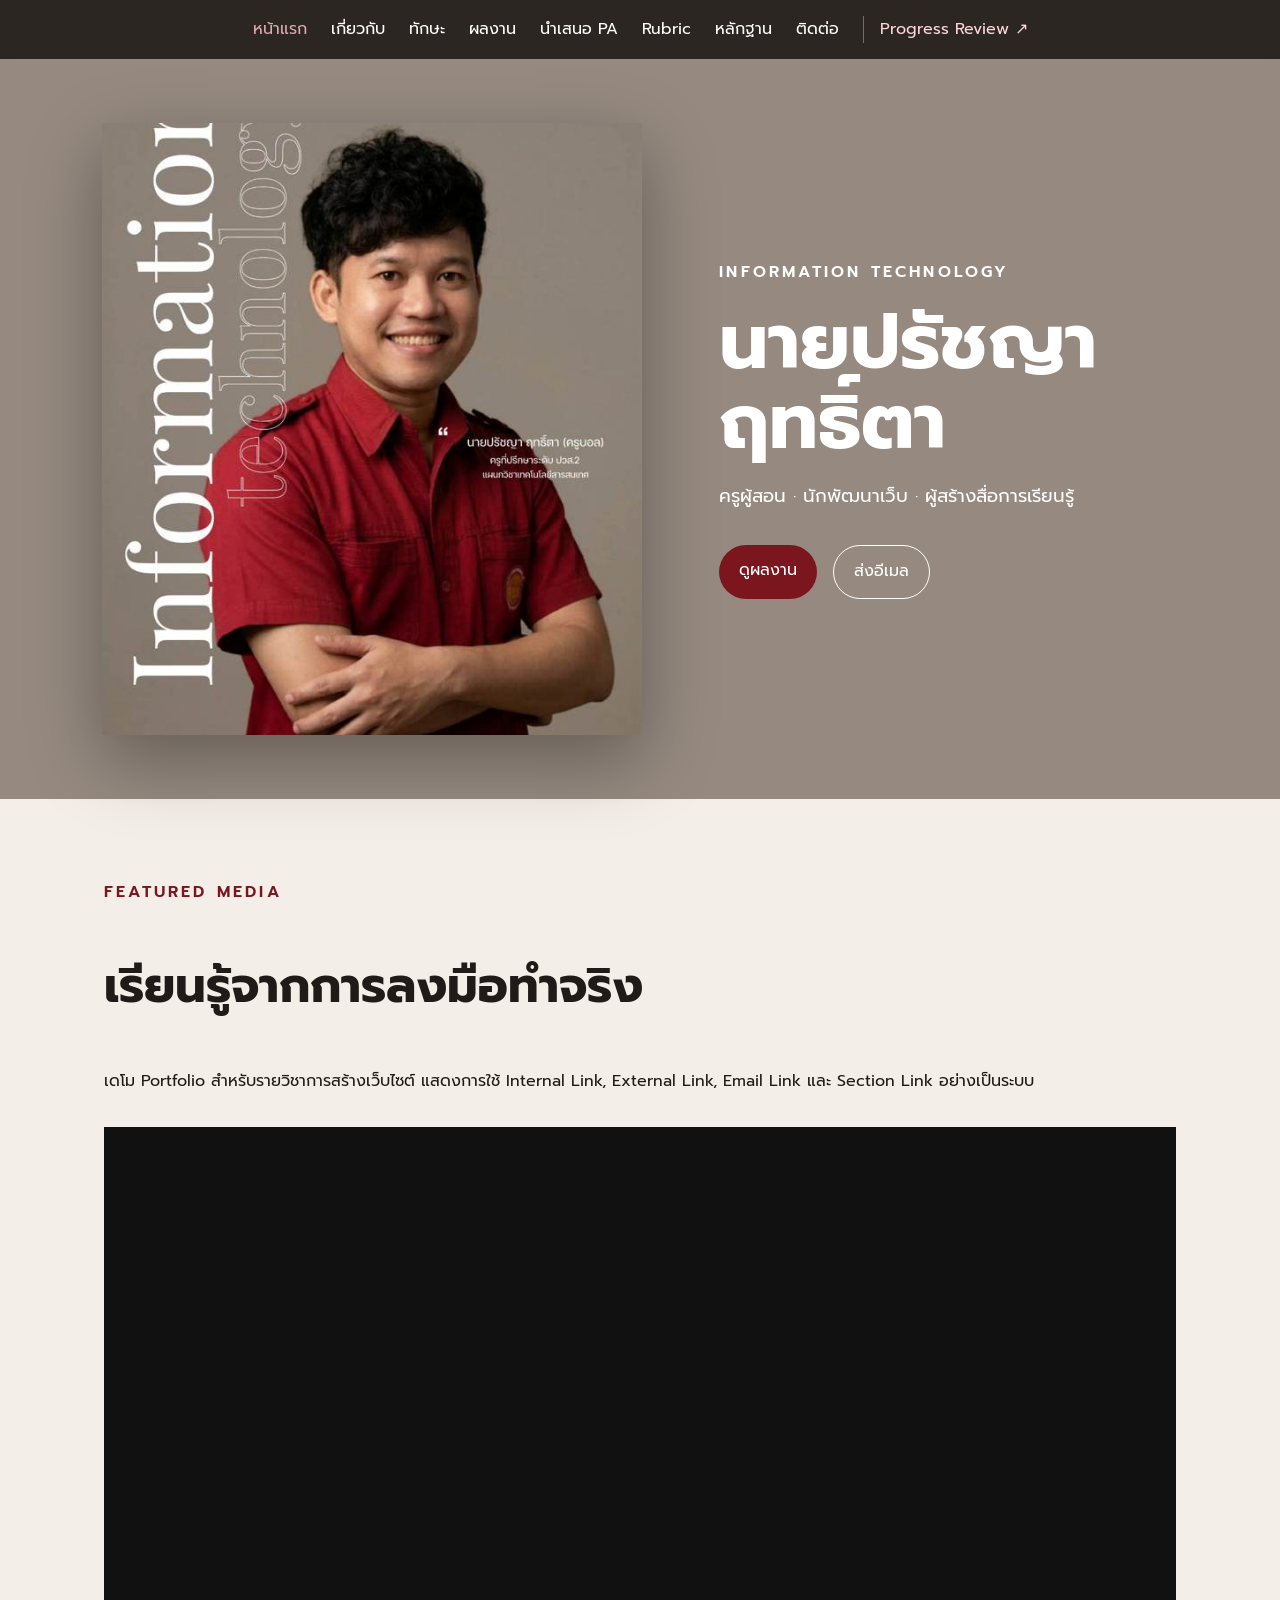
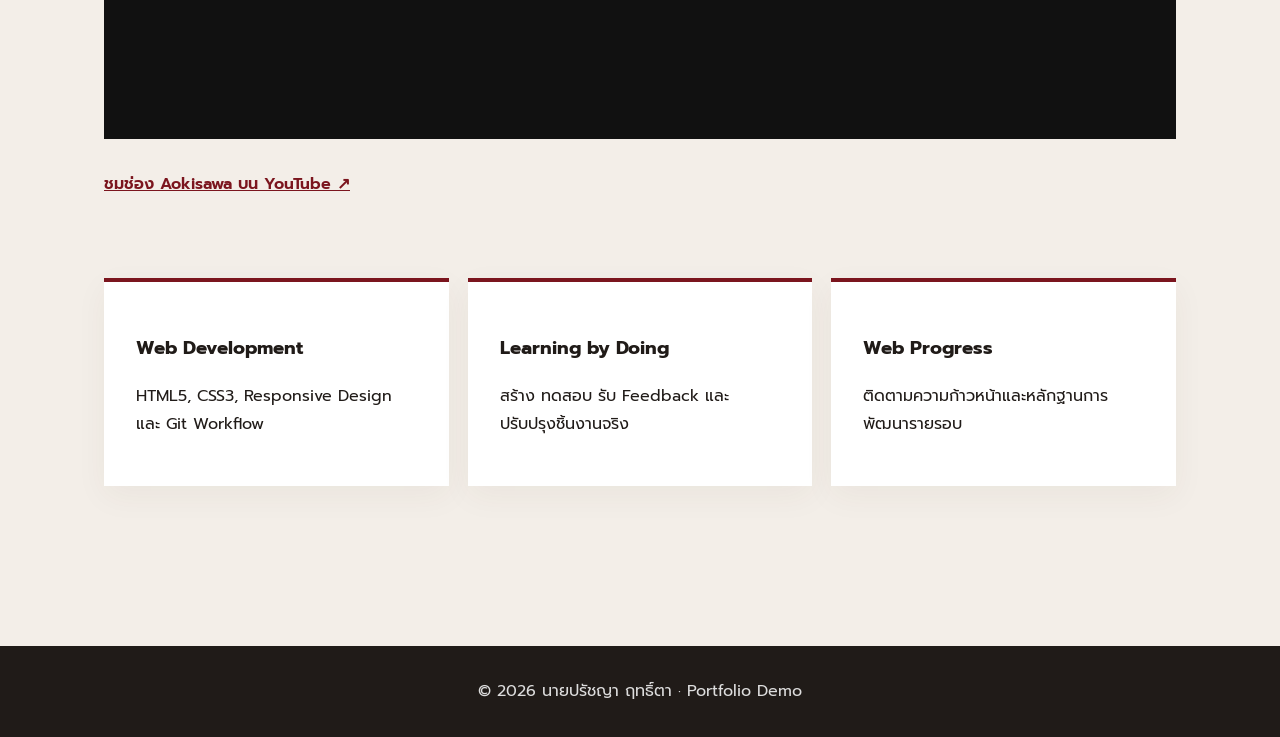
<file: index.html>
<!doctype html><html lang="th"><head><meta charset="utf-8"><meta name="viewport" content="width=device-width,initial-scale=1"><meta name="description" content="Portfolio demo รายวิชาการสร้างเว็บไซต์"><title>หน้าแรก | Pratchaya</title><link rel="stylesheet" href="css/style.css"><link rel="stylesheet" href="css/responsive.css"></head><body><nav aria-label="เมนูหลัก"><a href="index.html">หน้าแรก</a><a href="about.html">เกี่ยวกับ</a><a href="skills.html">ทักษะ</a><a href="gallery.html">ผลงาน</a><a href="presentation.html">นำเสนอ PA</a><a href="rubric.html">Rubric</a><a href="evidence.html">หลักฐาน</a><a href="contact.html">ติดต่อ</a><a class="review-link" href="https://progress-web.itlabkktech.com/" target="_blank" rel="noopener noreferrer">Progress Review ↗</a></nav><header class="hero"><img src="[data-uri]" alt="นายปรัชญา ฤทธิ์ตา"><div><span class="eyebrow light">INFORMATION TECHNOLOGY</span><h1>นายปรัชญา<br>ฤทธิ์ตา</h1><p>ครูผู้สอน · นักพัฒนาเว็บ · ผู้สร้างสื่อการเรียนรู้</p><div class="actions"><a class="btn" href="#featured">ดูผลงาน</a><a class="btn ghost" href="mailto:pratchaya@itlabkktech.com">ส่งอีเมล</a></div></div></header><main><section id="featured"><span class="eyebrow">FEATURED MEDIA</span><h2>เรียนรู้จากการลงมือทำจริง</h2><p>เดโม Portfolio สำหรับรายวิชาการสร้างเว็บไซต์ แสดงการใช้ Internal Link, External Link, Email Link และ Section Link อย่างเป็นระบบ</p><div class="video"><iframe src="https://www.youtube.com/embed/aX7I__QFfLA" title="itlabkktech promote" allow="accelerometer; autoplay; clipboard-write; encrypted-media; gyroscope; picture-in-picture; web-share" referrerpolicy="strict-origin-when-cross-origin" allowfullscreen></iframe></div><a class="textlink" href="https://www.youtube.com/@aokisawa" target="_blank" rel="noopener noreferrer">ชมช่อง Aokisawa บน YouTube ↗</a></section><section class="cards"><article><h3>Web Development</h3><p>HTML5, CSS3, Responsive Design และ Git Workflow</p></article><article><h3>Learning by Doing</h3><p>สร้าง ทดสอบ รับ Feedback และปรับปรุงชิ้นงานจริง</p></article><article><h3>Web Progress</h3><p>ติดตามความก้าวหน้าและหลักฐานการพัฒนารายรอบ</p></article></section></main><footer>© 2026 นายปรัชญา ฤทธิ์ตา · Portfolio Demo</footer><script src="js/script.js"></script></body></html>
</file>
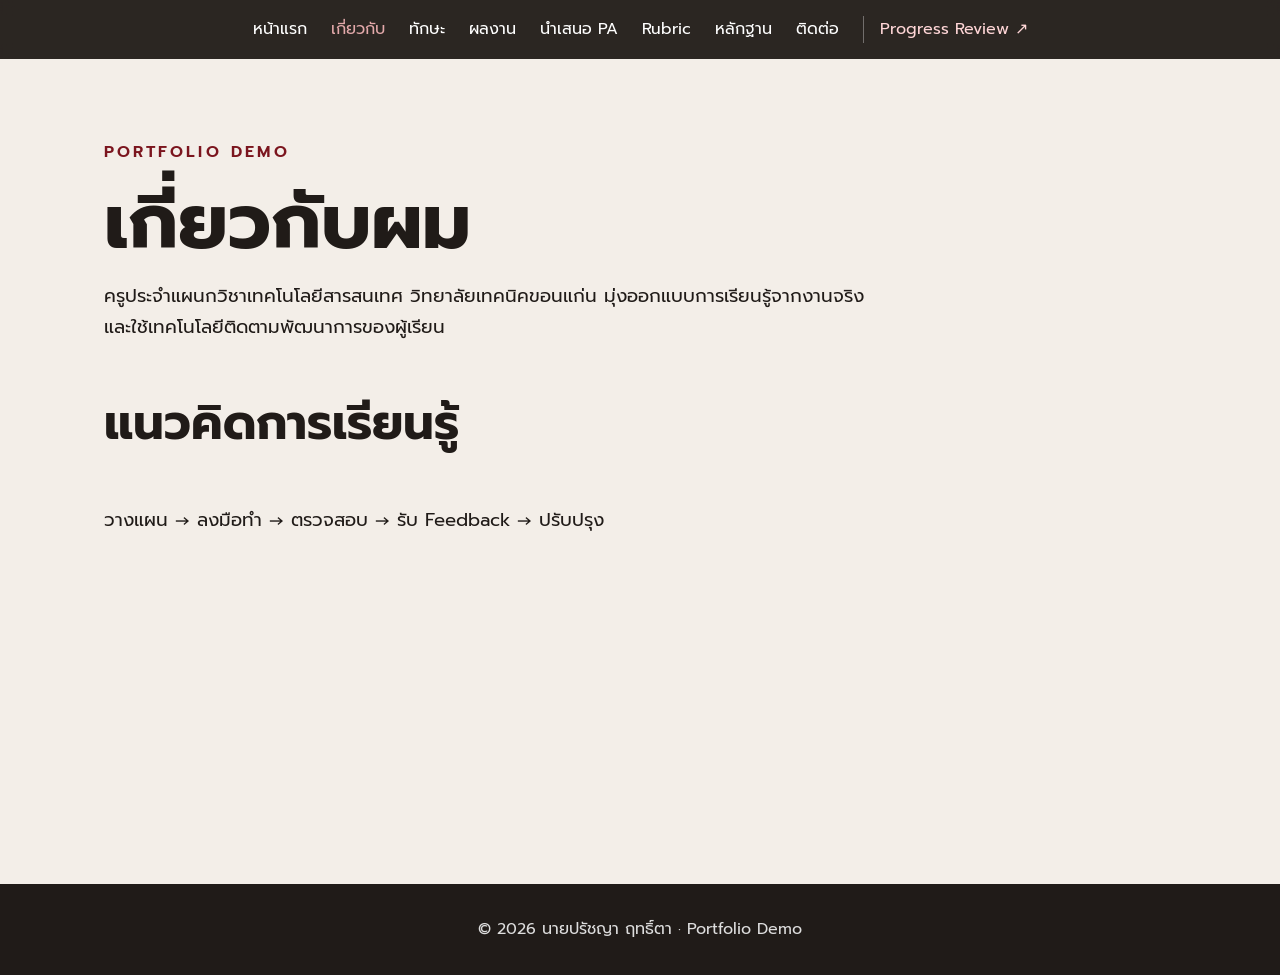
<file: about.html>
<!doctype html><html lang="th"><head><meta charset="utf-8"><meta name="viewport" content="width=device-width,initial-scale=1"><meta name="description" content="Portfolio demo รายวิชาการสร้างเว็บไซต์"><title>เกี่ยวกับผม | Pratchaya</title><link rel="stylesheet" href="css/style.css"><link rel="stylesheet" href="css/responsive.css"></head><body><nav aria-label="เมนูหลัก"><a href="index.html">หน้าแรก</a><a href="about.html">เกี่ยวกับ</a><a href="skills.html">ทักษะ</a><a href="gallery.html">ผลงาน</a><a href="presentation.html">นำเสนอ PA</a><a href="rubric.html">Rubric</a><a href="evidence.html">หลักฐาน</a><a href="contact.html">ติดต่อ</a><a class="review-link" href="https://progress-web.itlabkktech.com/" target="_blank" rel="noopener noreferrer">Progress Review ↗</a></nav><main><section class="page"><span class="eyebrow">PORTFOLIO DEMO</span><h1>เกี่ยวกับผม</h1><p>ครูประจำแผนกวิชาเทคโนโลยีสารสนเทศ วิทยาลัยเทคนิคขอนแก่น มุ่งออกแบบการเรียนรู้จากงานจริง และใช้เทคโนโลยีติดตามพัฒนาการของผู้เรียน</p><h2>แนวคิดการเรียนรู้</h2><p>วางแผน → ลงมือทำ → ตรวจสอบ → รับ Feedback → ปรับปรุง</p></section></main><footer>© 2026 นายปรัชญา ฤทธิ์ตา · Portfolio Demo</footer><script src="js/script.js"></script></body></html>
</file>
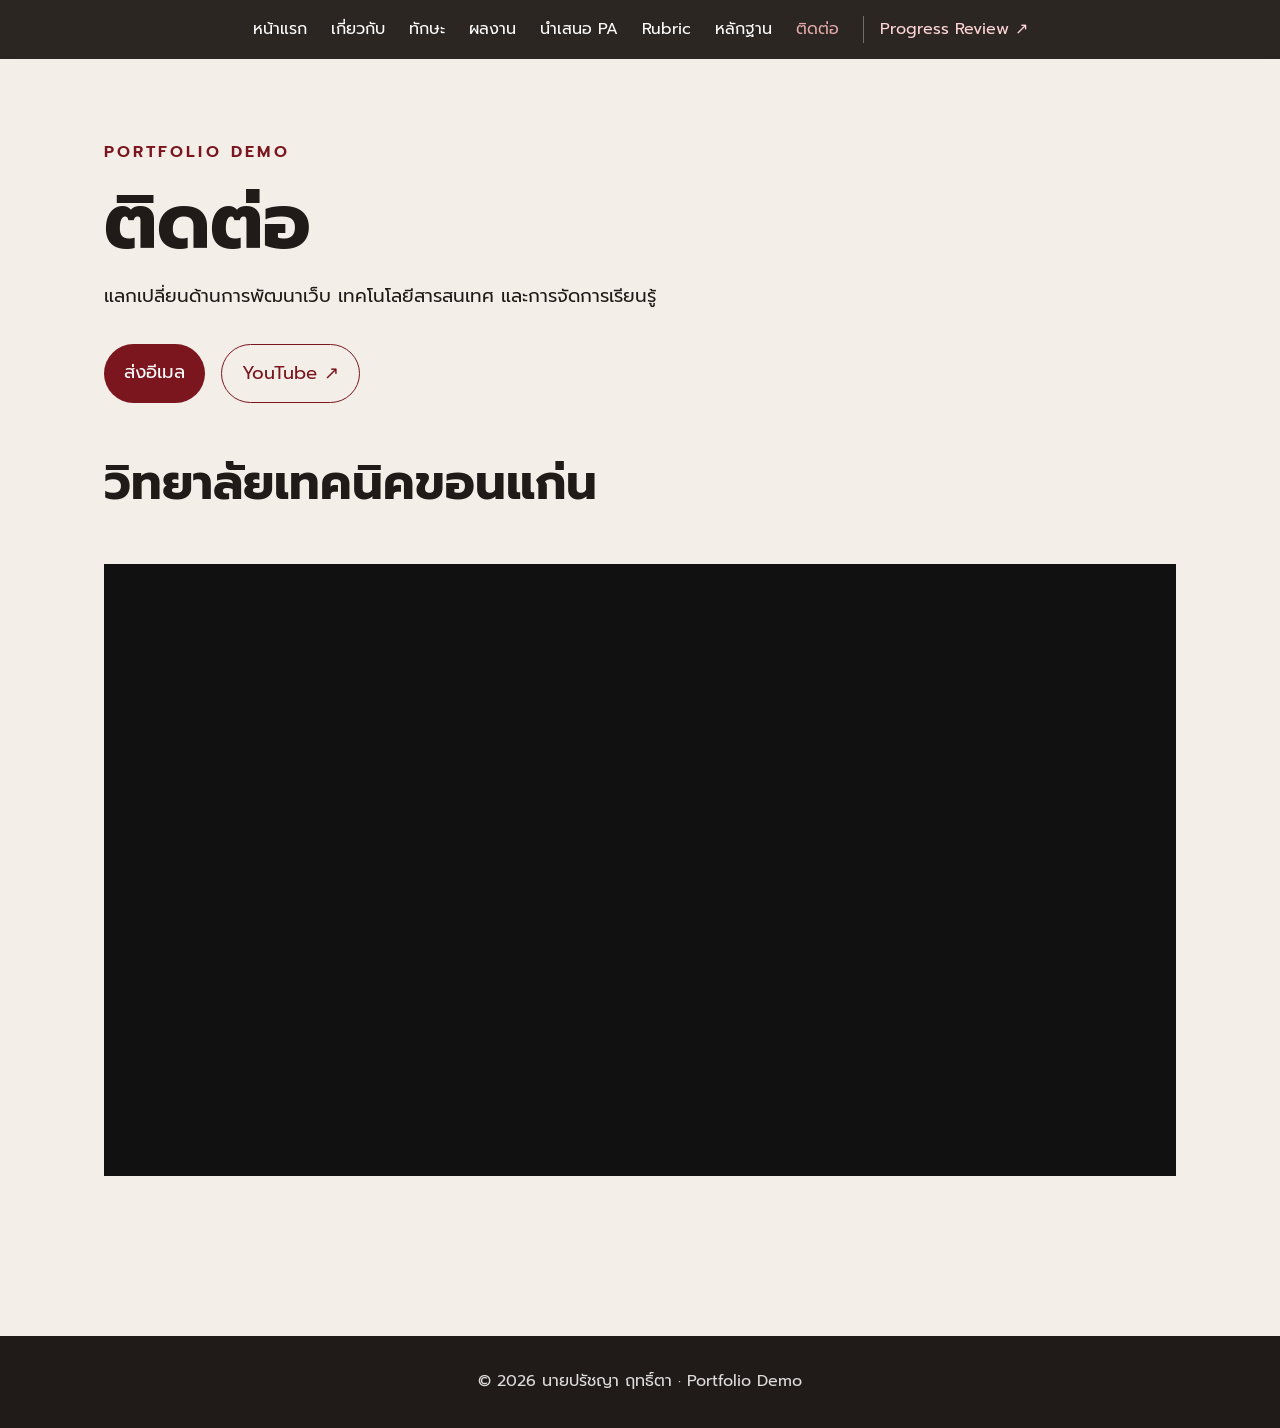
<file: contact.html>
<!doctype html><html lang="th"><head><meta charset="utf-8"><meta name="viewport" content="width=device-width,initial-scale=1"><meta name="description" content="Portfolio demo รายวิชาการสร้างเว็บไซต์"><title>ติดต่อ | Pratchaya</title><link rel="stylesheet" href="css/style.css"><link rel="stylesheet" href="css/responsive.css"></head><body><nav aria-label="เมนูหลัก"><a href="index.html">หน้าแรก</a><a href="about.html">เกี่ยวกับ</a><a href="skills.html">ทักษะ</a><a href="gallery.html">ผลงาน</a><a href="presentation.html">นำเสนอ PA</a><a href="rubric.html">Rubric</a><a href="evidence.html">หลักฐาน</a><a href="contact.html">ติดต่อ</a><a class="review-link" href="https://progress-web.itlabkktech.com/" target="_blank" rel="noopener noreferrer">Progress Review ↗</a></nav><main><section class="page"><span class="eyebrow">PORTFOLIO DEMO</span><h1>ติดต่อ</h1><p>แลกเปลี่ยนด้านการพัฒนาเว็บ เทคโนโลยีสารสนเทศ และการจัดการเรียนรู้</p><p class='actions'><a class='btn' href='mailto:pratchaya@itlabkktech.com'>ส่งอีเมล</a><a class='btn outline' href='https://www.youtube.com/@aokisawa' target='_blank' rel='noopener noreferrer'>YouTube ↗</a></p><h2>วิทยาลัยเทคนิคขอนแก่น</h2><div class="map"><iframe src="https://www.google.com/maps/embed?pb=!1m18!1m12!1m3!1d7653.884843162854!2d102.84825238260193!3d16.427750403111837!2m3!1f0!2f0!3f0!3m2!1i1024!2i768!4f13.1!3m3!1m2!1s0x31228a2dcad85239%3A0x74fd60abd4ccde3c!2z4Lin4Li04LiX4Lii4Liy4Lil4Lix4Lii4LmA4LiX4LiE4LiZ4Li04LiE4LiC4Lit4LiZ4LmB4LiB4LmI4LiZ!5e0!3m2!1sth!2sth!4v1790018874596!5m2!1sth!2sth" loading="lazy" referrerpolicy="strict-origin-when-cross-origin" allowfullscreen title="แผนที่วิทยาลัยเทคนิคขอนแก่น"></iframe></div></section></main><footer>© 2026 นายปรัชญา ฤทธิ์ตา · Portfolio Demo</footer><script src="js/script.js"></script></body></html>
</file>
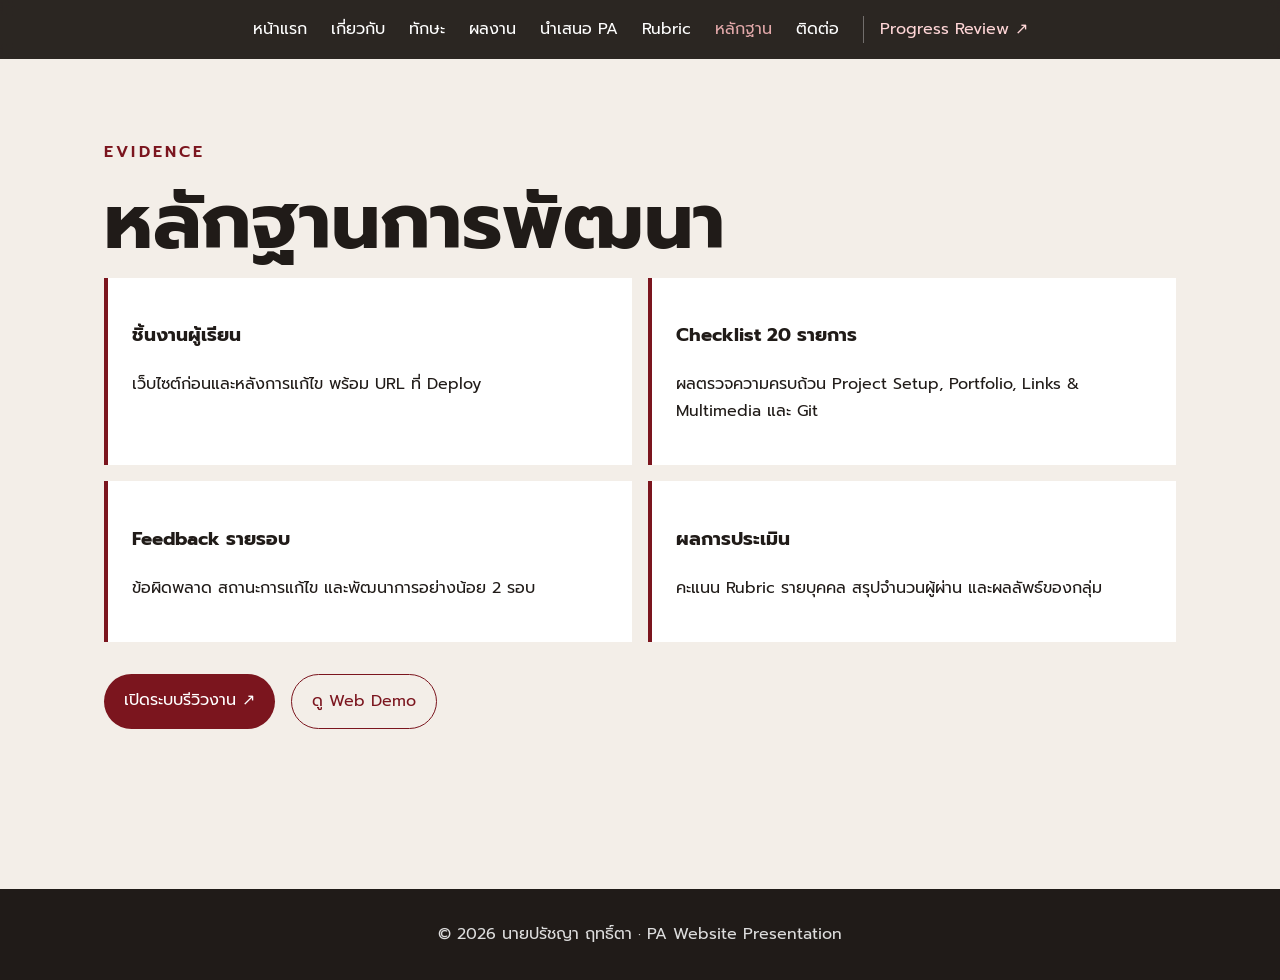
<file: evidence.html>
<!doctype html><html lang="th"><head><meta charset="utf-8"><meta name="viewport" content="width=device-width,initial-scale=1"><title>หลักฐาน | PA 2569</title><link rel="stylesheet" href="css/style.css"><link rel="stylesheet" href="css/responsive.css"></head><body><nav aria-label="เมนูหลัก"><a href="index.html">หน้าแรก</a><a href="about.html">เกี่ยวกับ</a><a href="skills.html">ทักษะ</a><a href="gallery.html">ผลงาน</a><a href="presentation.html">นำเสนอ PA</a><a href="rubric.html">Rubric</a><a href="evidence.html">หลักฐาน</a><a href="contact.html">ติดต่อ</a><a class="review-link" href="https://progress-web.itlabkktech.com/" target="_blank" rel="noopener noreferrer">Progress Review ↗</a></nav><main><section class="page"><span class="eyebrow">EVIDENCE</span><h1>หลักฐานการพัฒนา</h1><div class="evidence-list"><div class="evidence-item"><h3>ชิ้นงานผู้เรียน</h3><p>เว็บไซต์ก่อนและหลังการแก้ไข พร้อม URL ที่ Deploy</p></div><div class="evidence-item"><h3>Checklist 20 รายการ</h3><p>ผลตรวจความครบถ้วน Project Setup, Portfolio, Links & Multimedia และ Git</p></div><div class="evidence-item"><h3>Feedback รายรอบ</h3><p>ข้อผิดพลาด สถานะการแก้ไข และพัฒนาการอย่างน้อย 2 รอบ</p></div><div class="evidence-item"><h3>ผลการประเมิน</h3><p>คะแนน Rubric รายบุคคล สรุปจำนวนผู้ผ่าน และผลลัพธ์ของกลุ่ม</p></div></div><div class="presentation-actions"><a class="btn" href="https://progress-web.itlabkktech.com/" target="_blank" rel="noopener noreferrer">เปิดระบบรีวิวงาน ↗</a><a class="btn outline" href="gallery.html">ดู Web Demo</a></div></section></main><footer>© 2026 นายปรัชญา ฤทธิ์ตา · PA Website Presentation</footer><script src="js/script.js"></script></body></html>
</file>
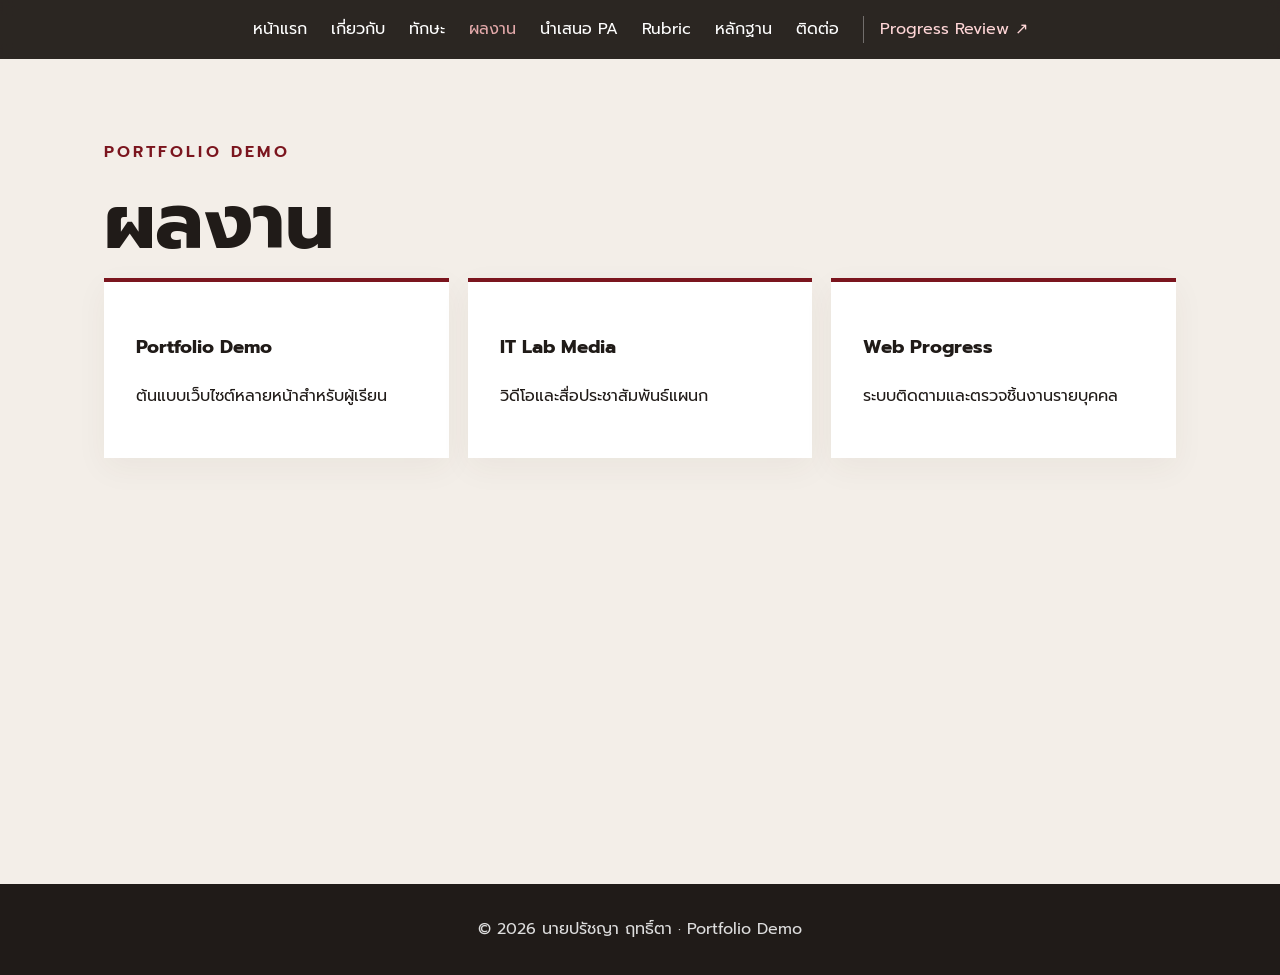
<file: gallery.html>
<!doctype html><html lang="th"><head><meta charset="utf-8"><meta name="viewport" content="width=device-width,initial-scale=1"><meta name="description" content="Portfolio demo รายวิชาการสร้างเว็บไซต์"><title>ผลงาน | Pratchaya</title><link rel="stylesheet" href="css/style.css"><link rel="stylesheet" href="css/responsive.css"></head><body><nav aria-label="เมนูหลัก"><a href="index.html">หน้าแรก</a><a href="about.html">เกี่ยวกับ</a><a href="skills.html">ทักษะ</a><a href="gallery.html">ผลงาน</a><a href="presentation.html">นำเสนอ PA</a><a href="rubric.html">Rubric</a><a href="evidence.html">หลักฐาน</a><a href="contact.html">ติดต่อ</a><a class="review-link" href="https://progress-web.itlabkktech.com/" target="_blank" rel="noopener noreferrer">Progress Review ↗</a></nav><main><section class="page"><span class="eyebrow">PORTFOLIO DEMO</span><h1>ผลงาน</h1><div class='cards'><article><h3>Portfolio Demo</h3><p>ต้นแบบเว็บไซต์หลายหน้าสำหรับผู้เรียน</p></article><article><h3>IT Lab Media</h3><p>วิดีโอและสื่อประชาสัมพันธ์แผนก</p></article><article><h3>Web Progress</h3><p>ระบบติดตามและตรวจชิ้นงานรายบุคคล</p></article></div></section></main><footer>© 2026 นายปรัชญา ฤทธิ์ตา · Portfolio Demo</footer><script src="js/script.js"></script></body></html>
</file>
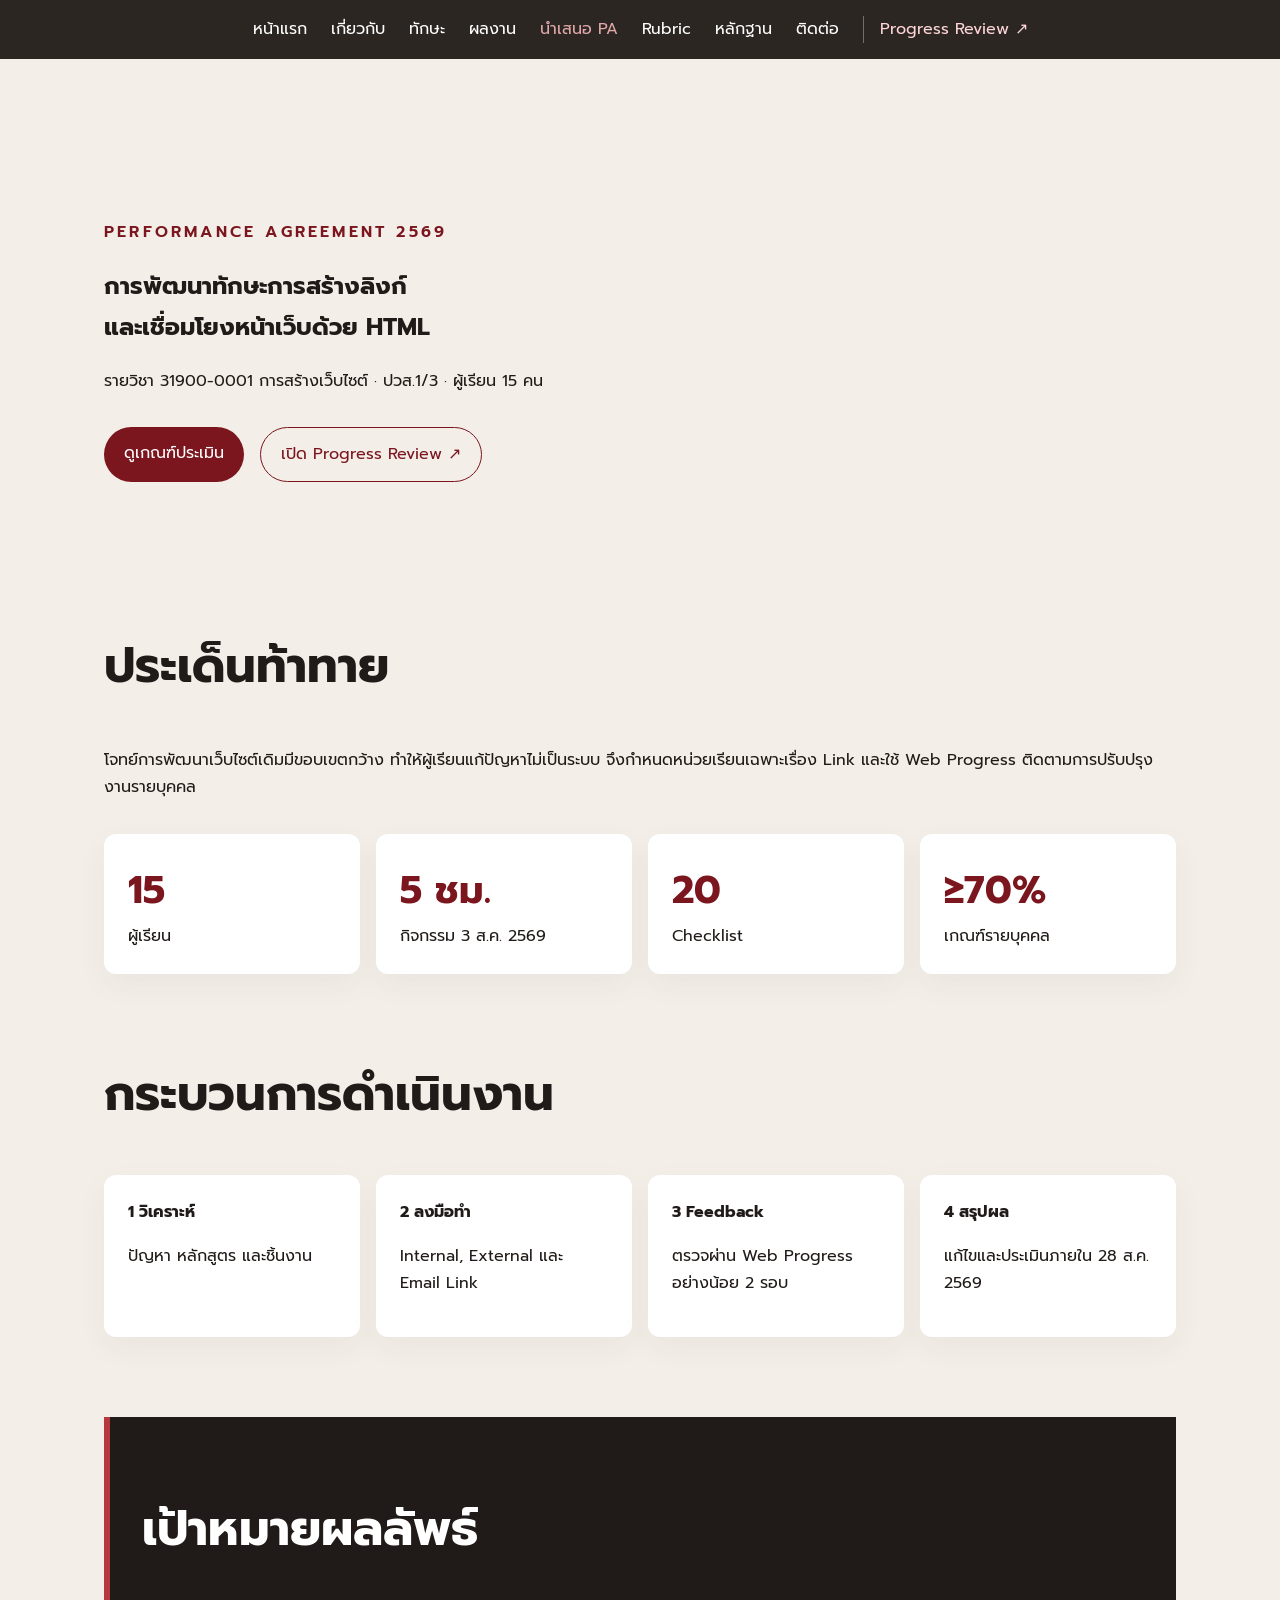
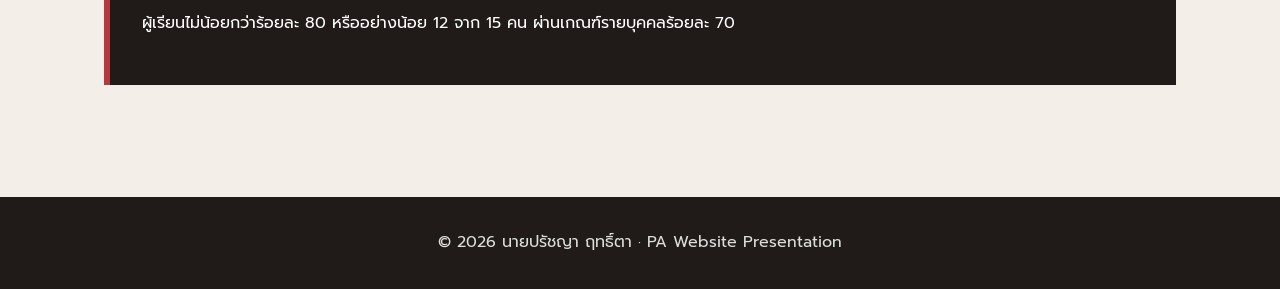
<file: presentation.html>
<!doctype html><html lang="th"><head><meta charset="utf-8"><meta name="viewport" content="width=device-width,initial-scale=1"><title>นำเสนอ PA | PA 2569</title><link rel="stylesheet" href="css/style.css"><link rel="stylesheet" href="css/responsive.css"></head><body><nav aria-label="เมนูหลัก"><a href="index.html">หน้าแรก</a><a href="about.html">เกี่ยวกับ</a><a href="skills.html">ทักษะ</a><a href="gallery.html">ผลงาน</a><a href="presentation.html">นำเสนอ PA</a><a href="rubric.html">Rubric</a><a href="evidence.html">หลักฐาน</a><a href="contact.html">ติดต่อ</a><a class="review-link" href="https://progress-web.itlabkktech.com/" target="_blank" rel="noopener noreferrer">Progress Review ↗</a></nav><main><section class="pa-hero"><span class="eyebrow">PERFORMANCE AGREEMENT 2569</span><h1>การพัฒนาทักษะการสร้างลิงก์<br>และเชื่อมโยงหน้าเว็บด้วย HTML</h1><p>รายวิชา 31900-0001 การสร้างเว็บไซต์ · ปวส.1/3 · ผู้เรียน 15 คน</p><div class="presentation-actions"><a class="btn" href="rubric.html">ดูเกณฑ์ประเมิน</a><a class="btn outline" href="https://progress-web.itlabkktech.com/" target="_blank" rel="noopener noreferrer">เปิด Progress Review ↗</a></div></section><section><h2>ประเด็นท้าทาย</h2><p>โจทย์การพัฒนาเว็บไซต์เดิมมีขอบเขตกว้าง ทำให้ผู้เรียนแก้ปัญหาไม่เป็นระบบ จึงกำหนดหน่วยเรียนเฉพาะเรื่อง Link และใช้ Web Progress ติดตามการปรับปรุงงานรายบุคคล</p><div class="stat-grid"><div class="stat"><strong>15</strong>ผู้เรียน</div><div class="stat"><strong>5 ชม.</strong>กิจกรรม 3 ส.ค. 2569</div><div class="stat"><strong>20</strong>Checklist</div><div class="stat"><strong>≥70%</strong>เกณฑ์รายบุคคล</div></div></section><section><h2>กระบวนการดำเนินงาน</h2><div class="process-grid"><div class="step"><b>1 วิเคราะห์</b><p>ปัญหา หลักสูตร และชิ้นงาน</p></div><div class="step"><b>2 ลงมือทำ</b><p>Internal, External และ Email Link</p></div><div class="step"><b>3 Feedback</b><p>ตรวจผ่าน Web Progress อย่างน้อย 2 รอบ</p></div><div class="step"><b>4 สรุปผล</b><p>แก้ไขและประเมินภายใน 28 ส.ค. 2569</p></div></div></section><section class="callout"><h2>เป้าหมายผลลัพธ์</h2><p>ผู้เรียนไม่น้อยกว่าร้อยละ 80 หรืออย่างน้อย 12 จาก 15 คน ผ่านเกณฑ์รายบุคคลร้อยละ 70</p></section></main><footer>© 2026 นายปรัชญา ฤทธิ์ตา · PA Website Presentation</footer><script src="js/script.js"></script></body></html>
</file>
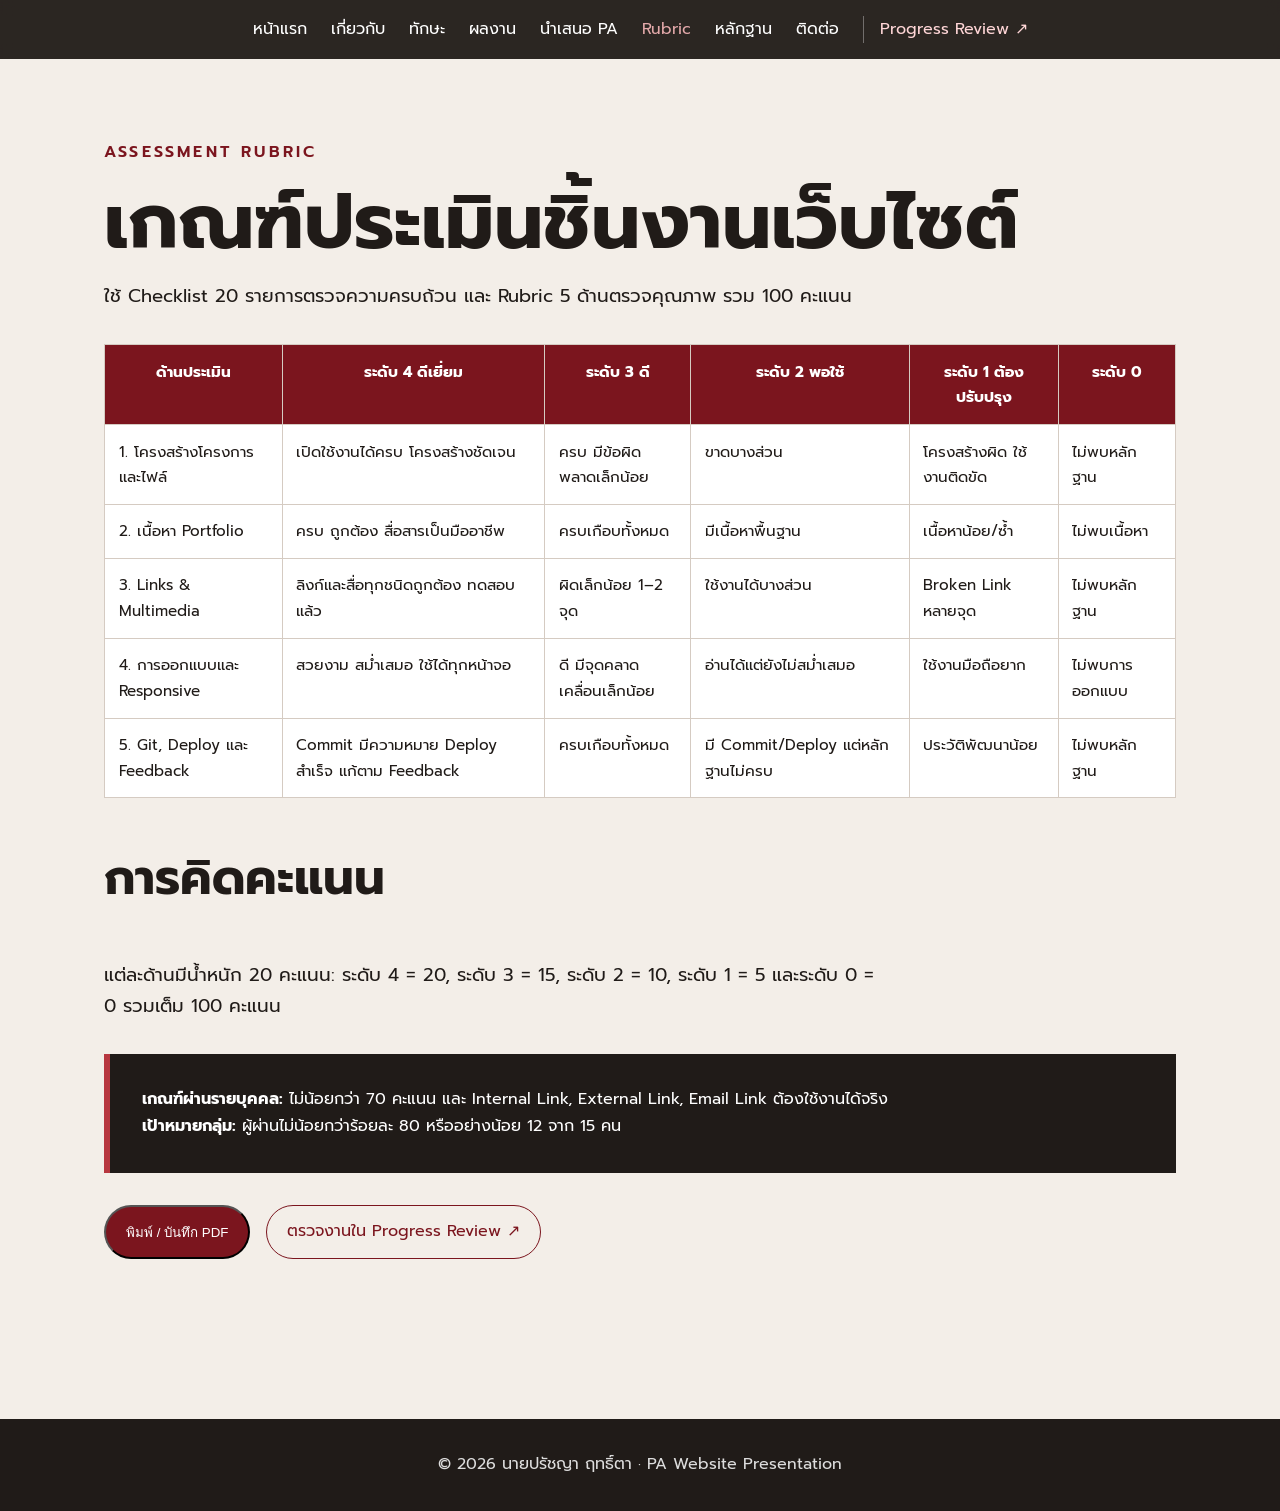
<file: rubric.html>
<!doctype html><html lang="th"><head><meta charset="utf-8"><meta name="viewport" content="width=device-width,initial-scale=1"><title>Rubric | PA 2569</title><link rel="stylesheet" href="css/style.css"><link rel="stylesheet" href="css/responsive.css"></head><body><nav aria-label="เมนูหลัก"><a href="index.html">หน้าแรก</a><a href="about.html">เกี่ยวกับ</a><a href="skills.html">ทักษะ</a><a href="gallery.html">ผลงาน</a><a href="presentation.html">นำเสนอ PA</a><a href="rubric.html">Rubric</a><a href="evidence.html">หลักฐาน</a><a href="contact.html">ติดต่อ</a><a class="review-link" href="https://progress-web.itlabkktech.com/" target="_blank" rel="noopener noreferrer">Progress Review ↗</a></nav><main><section class="page"><span class="eyebrow">ASSESSMENT RUBRIC</span><h1>เกณฑ์ประเมินชิ้นงานเว็บไซต์</h1><p>ใช้ Checklist 20 รายการตรวจความครบถ้วน และ Rubric 5 ด้านตรวจคุณภาพ รวม 100 คะแนน</p><table class="rubric-table"><thead><tr><th>ด้านประเมิน</th><th>ระดับ 4 ดีเยี่ยม</th><th>ระดับ 3 ดี</th><th>ระดับ 2 พอใช้</th><th>ระดับ 1 ต้องปรับปรุง</th><th>ระดับ 0</th></tr></thead><tbody><tr><td class='criterion'>1. โครงสร้างโครงการและไฟล์</td><td>เปิดใช้งานได้ครบ โครงสร้างชัดเจน</td><td>ครบ มีข้อผิดพลาดเล็กน้อย</td><td>ขาดบางส่วน</td><td>โครงสร้างผิด ใช้งานติดขัด</td><td>ไม่พบหลักฐาน</td></tr><tr><td class='criterion'>2. เนื้อหา Portfolio</td><td>ครบ ถูกต้อง สื่อสารเป็นมืออาชีพ</td><td>ครบเกือบทั้งหมด</td><td>มีเนื้อหาพื้นฐาน</td><td>เนื้อหาน้อย/ซ้ำ</td><td>ไม่พบเนื้อหา</td></tr><tr><td class='criterion'>3. Links & Multimedia</td><td>ลิงก์และสื่อทุกชนิดถูกต้อง ทดสอบแล้ว</td><td>ผิดเล็กน้อย 1–2 จุด</td><td>ใช้งานได้บางส่วน</td><td>Broken Link หลายจุด</td><td>ไม่พบหลักฐาน</td></tr><tr><td class='criterion'>4. การออกแบบและ Responsive</td><td>สวยงาม สม่ำเสมอ ใช้ได้ทุกหน้าจอ</td><td>ดี มีจุดคลาดเคลื่อนเล็กน้อย</td><td>อ่านได้แต่ยังไม่สม่ำเสมอ</td><td>ใช้งานมือถือยาก</td><td>ไม่พบการออกแบบ</td></tr><tr><td class='criterion'>5. Git, Deploy และ Feedback</td><td>Commit มีความหมาย Deploy สำเร็จ แก้ตาม Feedback</td><td>ครบเกือบทั้งหมด</td><td>มี Commit/Deploy แต่หลักฐานไม่ครบ</td><td>ประวัติพัฒนาน้อย</td><td>ไม่พบหลักฐาน</td></tr></tbody></table><h2>การคิดคะแนน</h2><p>แต่ละด้านมีน้ำหนัก 20 คะแนน: ระดับ 4 = 20, ระดับ 3 = 15, ระดับ 2 = 10, ระดับ 1 = 5 และระดับ 0 = 0 รวมเต็ม 100 คะแนน</p><div class="callout"><b>เกณฑ์ผ่านรายบุคคล:</b> ไม่น้อยกว่า 70 คะแนน และ Internal Link, External Link, Email Link ต้องใช้งานได้จริง<br><b>เป้าหมายกลุ่ม:</b> ผู้ผ่านไม่น้อยกว่าร้อยละ 80 หรืออย่างน้อย 12 จาก 15 คน</div><div class="presentation-actions"><button class="btn" onclick="window.print()">พิมพ์ / บันทึก PDF</button><a class="btn outline" href="https://progress-web.itlabkktech.com/" target="_blank" rel="noopener noreferrer">ตรวจงานใน Progress Review ↗</a></div></section></main><footer>© 2026 นายปรัชญา ฤทธิ์ตา · PA Website Presentation</footer><script src="js/script.js"></script></body></html>
</file>
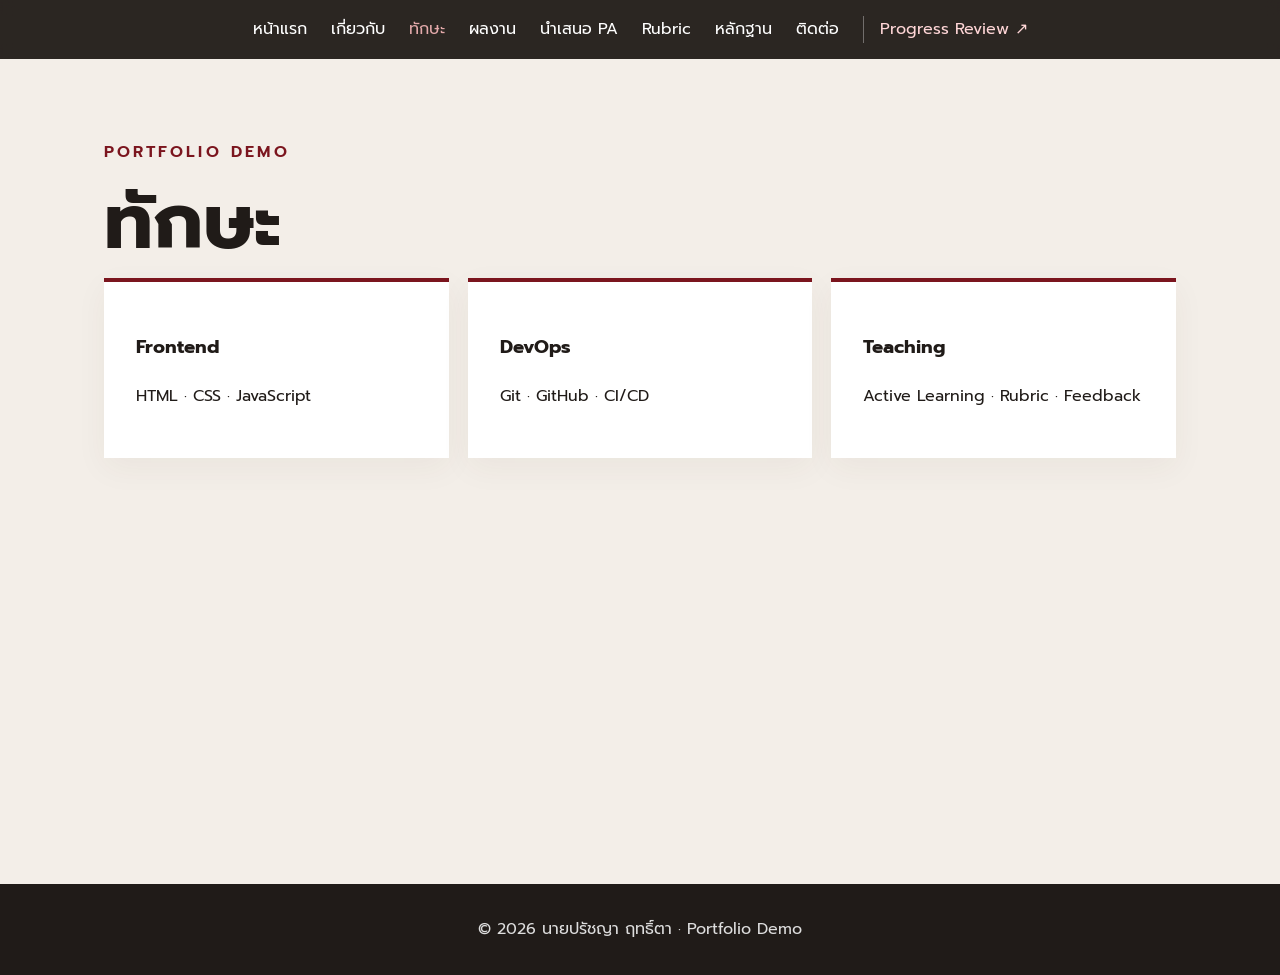
<file: skills.html>
<!doctype html><html lang="th"><head><meta charset="utf-8"><meta name="viewport" content="width=device-width,initial-scale=1"><meta name="description" content="Portfolio demo รายวิชาการสร้างเว็บไซต์"><title>ทักษะ | Pratchaya</title><link rel="stylesheet" href="css/style.css"><link rel="stylesheet" href="css/responsive.css"></head><body><nav aria-label="เมนูหลัก"><a href="index.html">หน้าแรก</a><a href="about.html">เกี่ยวกับ</a><a href="skills.html">ทักษะ</a><a href="gallery.html">ผลงาน</a><a href="presentation.html">นำเสนอ PA</a><a href="rubric.html">Rubric</a><a href="evidence.html">หลักฐาน</a><a href="contact.html">ติดต่อ</a><a class="review-link" href="https://progress-web.itlabkktech.com/" target="_blank" rel="noopener noreferrer">Progress Review ↗</a></nav><main><section class="page"><span class="eyebrow">PORTFOLIO DEMO</span><h1>ทักษะ</h1><div class='cards'><article><h3>Frontend</h3><p>HTML · CSS · JavaScript</p></article><article><h3>DevOps</h3><p>Git · GitHub · CI/CD</p></article><article><h3>Teaching</h3><p>Active Learning · Rubric · Feedback</p></article></div></section></main><footer>© 2026 นายปรัชญา ฤทธิ์ตา · Portfolio Demo</footer><script src="js/script.js"></script></body></html>
</file>
<file: css/style.css>
@import url('https://fonts.googleapis.com/css2?family=Prompt:wght@300;400;500;600;700&display=swap');*{box-sizing:border-box}html{scroll-behavior:smooth}body{margin:0;background:#f3eee8;color:#201b18;font-family:Prompt,sans-serif;line-height:1.7}nav{position:sticky;top:0;z-index:5;display:flex;justify-content:center;gap:1.5rem;padding:1rem;background:#201b18f2;backdrop-filter:blur(8px)}nav a{color:#fff;text-decoration:none}nav a[aria-current=page]{color:#e3a9aa}.hero{min-height:78vh;display:grid;grid-template-columns:minmax(280px,540px) 1fr;align-items:center;gap:6vw;padding:5vw 8vw;background:#968a80;color:#fff}.hero img{width:100%;max-height:68vh;object-fit:cover;box-shadow:0 24px 70px #0005}.hero h1,.page h1{font-size:clamp(2.7rem,6vw,6rem);line-height:1.05;margin:.2em 0}.hero p{font-size:1.15rem}.eyebrow{letter-spacing:.2em;color:#7b151e;font-weight:600}.light{color:#fff}.actions{display:flex;gap:1rem;flex-wrap:wrap;margin-top:2rem}.btn{display:inline-block;background:#7b151e;color:#fff;padding:.8rem 1.25rem;text-decoration:none;border-radius:999px}.ghost{background:transparent;border:1px solid #fff}.outline{background:transparent;border:1px solid #7b151e;color:#7b151e}main{max-width:1120px;margin:auto;padding:5rem 1.5rem}section{margin-bottom:5rem}h2{font-size:clamp(1.8rem,4vw,3rem)}.video,.map{aspect-ratio:16/9;margin:2rem 0;background:#111}.video iframe,.map iframe{width:100%;height:100%;border:0}.textlink{color:#7b151e;font-weight:600}.cards{display:grid;grid-template-columns:repeat(3,1fr);gap:1.2rem}.cards article{background:#fff;padding:2rem;border-top:4px solid #7b151e;box-shadow:0 10px 30px #4b37220d}.page{min-height:65vh}.page>p{font-size:1.15rem;max-width:780px}footer{text-align:center;padding:2rem;background:#201b18;color:#ddd}
.review-link{color:#ffd6d7;border-left:1px solid #ffffff55;padding-left:1rem}.pa-hero{padding:5rem 0 2rem}.stat-grid,.process-grid{display:grid;grid-template-columns:repeat(4,1fr);gap:1rem;margin:2rem 0}.stat,.step{background:#fff;padding:1.5rem;border-radius:12px;box-shadow:0 10px 30px #4b37220d}.stat strong{display:block;font-size:2.4rem;color:#7b151e}.rubric-table{width:100%;border-collapse:collapse;background:#fff;margin:2rem 0;font-size:.95rem}.rubric-table th,.rubric-table td{border:1px solid #d5cbc2;padding:.85rem;vertical-align:top}.rubric-table th{background:#7b151e;color:#fff}.rubric-table .score{text-align:center;font-weight:700}.callout{background:#201b18;color:#fff;padding:2rem;border-left:6px solid #b7373f;margin:2rem 0}.evidence-list{display:grid;grid-template-columns:repeat(2,1fr);gap:1rem}.evidence-item{background:#fff;padding:1.5rem;border-left:4px solid #7b151e}.presentation-actions{display:flex;gap:1rem;flex-wrap:wrap;margin:2rem 0}@media print{nav,footer,.presentation-actions{display:none}body{background:#fff}main{max-width:none;padding:0}.rubric-table{font-size:10pt}}
</file>
<file: css/responsive.css>
@media(max-width:760px){nav{gap:.85rem;overflow-x:auto;justify-content:flex-start;font-size:.88rem}.hero{grid-template-columns:1fr;padding:2rem 1.2rem}.hero img{max-height:55vh}.cards{grid-template-columns:1fr}main{padding-top:3rem}}
@media(max-width:900px){.stat-grid,.process-grid{grid-template-columns:repeat(2,1fr)}.rubric-table{display:block;overflow-x:auto}.evidence-list{grid-template-columns:1fr}}@media(max-width:520px){.stat-grid,.process-grid{grid-template-columns:1fr}}
</file>
